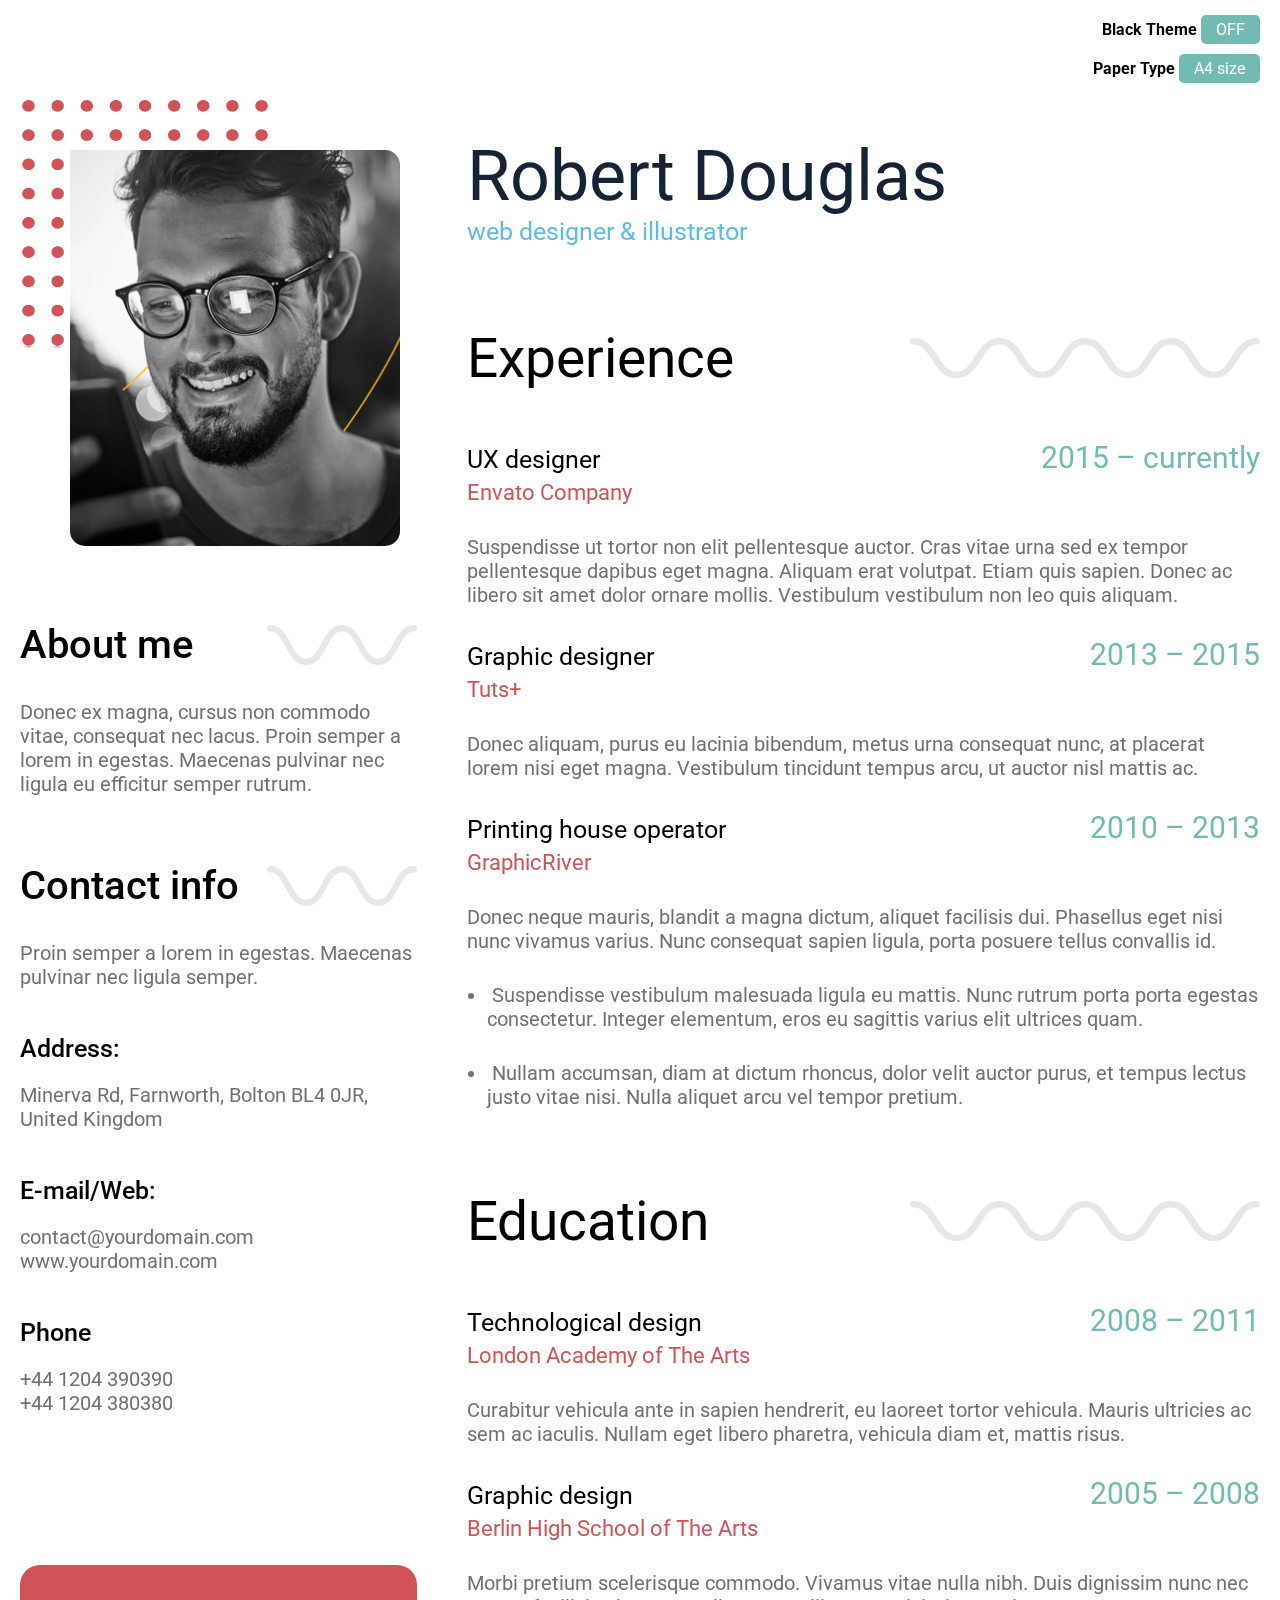
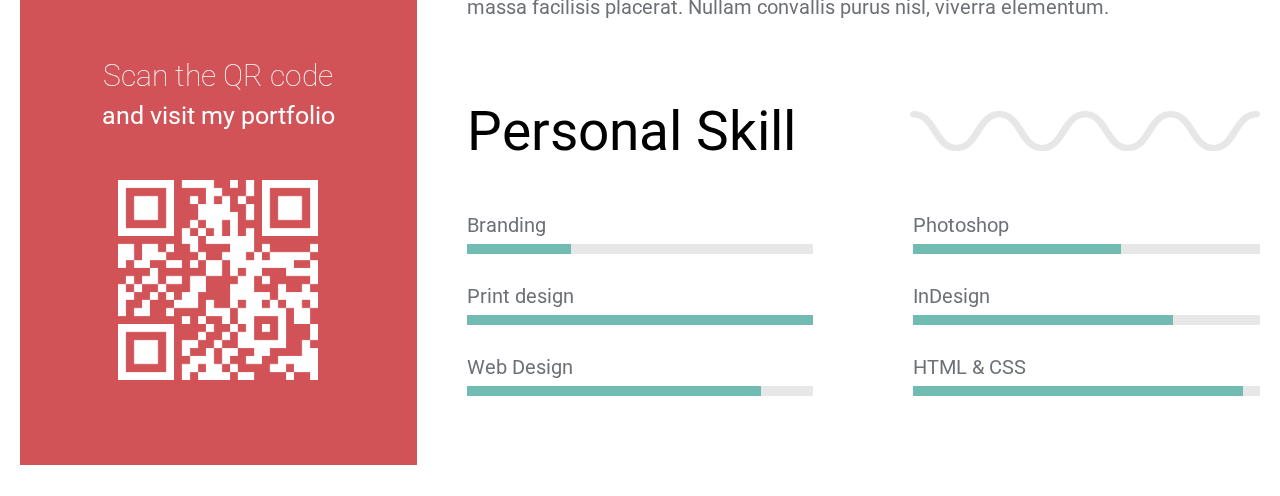
<file: index.html>
<!DOCTYPE html>
<html lang="en">

<head>
  <meta charset="UTF-8">
  <meta name="viewport" content="width=device-width, initial-scale=1.0">
  <title>Flyer-resume</title>
  <link rel="stylesheet" href="styles/style.css">
  <link rel="stylesheet" href="styles/print.css" media="print">
  
  <script src="https://ajax.googleapis.com/ajax/libs/jquery/3.7.0/jquery.min.js"></script>
</head>

<body class="paper_a4">
  <div class="functionality" >
    <div class="color_mode">
      <b>Black Theme</b> <span class="theme_btn">OFF</span>
    </div>
    <div class="paper_mode">
      <b>Paper Type</b> <span class="paper_btn">A4 size</span>
    </div>
  </div>
  
  <main class="container">
    <!-- personal section start -->
    <div class="personal_info">
      <div class="profile_dp">
        <img src="images/element-dots.png" alt="">
        <div class="profile_pic">
          <img src="images/profile_pic.png" alt="">
        </div>
      </div>
      <div class="profile_info">
        <div class="about_me">
          <div class="personal_heading">
            <h3 class="profile_head_left">About me</h3>
            <img src="images/wave-sm.png" alt="" class="wave-sm">
          </div>
          <p class="text1">Donec ex magna, cursus non commodo vitae, consequat nec lacus. Proin semper
            a lorem in egestas. Maecenas pulvinar nec ligula eu efficitur semper rutrum.</p>
        </div>
        <div class="contact_info">
          <div>
            <div class="personal_heading">
              <h3 class="profile_head_left">Contact info</h3>
              <img src="images/wave-sm.png" alt="" class="wave-sm">
            </div>
            <p class="text1">Proin semper a lorem in egestas. Maecenas pulvinar nec ligula semper.</p>
          </div>

          <div class="address">
            <h3 class="heading3">Address:</h3>
            <p class="text1">Minerva Rd, Farnworth, Bolton
              BL4 0JR, United Kingdom</p>

          </div>
          <div class="email_wev">
            <h3 class="heading3">E-mail/Web:</h3>
            <p class="text1">contact@yourdomain.com</p>
            <p class="text1">www.yourdomain.com</p>
          </div>
          <div class="phone">
            <h3 class="heading3">Phone</h3>
            <p class="text1">+44 1204 390390</p>
            <p class="text1">+44 1204 380380</p>

          </div>
        </div>

        <div class="qr_section">
          <h3>Scan the QR code</h3>
          <p>and visit my portfolio</p>
          <img src="images/qrcode.png" alt="" class="qr-image">
        </div>
      </div>

    </div>
    <!-- personal section End -->

    <!-- professional section Start -->
    <div class="professional_info">
      <div class="profile_title">
        <h4 class="person_name heading1">Robert Douglas</h4>
        <p class="profession">web designer & illustrator</p>
      </div>
      <!-- Experience section start -->
      <div class="experiences">

        <div class="experience_heading">
          <h3 class="heading2">Experience</h3>
          <img src="images/wave.png" alt="" class="wave">
        </div>
        <!-- experience Body start -->
        <div class="experience_body">
          <div class="card_info">
            <div>
              <p class="card_title heading3">UX designer</p>
              <p class="card_name heading5">Envato Company</p>
            </div>
            <p class="duration heading4">2015 – currently</p>
          </div>
          <div class="description text1">
            <p>Suspendisse ut tortor non elit pellentesque auctor. Cras vitae urna sed ex tempor pellentesque dapibus
              eget magna. Aliquam erat volutpat. Etiam quis sapien. Donec ac libero sit amet dolor ornare mollis.
              Vestibulum vestibulum non leo quis aliquam.</p>
          </div>
        </div>
        <!-- experience Body end -->
        <!-- experience Body start -->
        <div class="experience_body">
          <div class="card_info">
            <div>
              <p class="card_title heading3">Graphic designer</p>
              <p class="card_name heading5">Tuts+</p>
            </div>
            <p class="duration heading4">2013 – 2015</p>
          </div>
          <div class="description text1">
            <p>Donec aliquam, purus eu lacinia bibendum, metus urna consequat nunc, at placerat lorem nisi eget magna.
              Vestibulum tincidunt tempus arcu, ut auctor nisl mattis ac.</p>
          </div>
        </div>
        <!-- experience Body end -->
        <!-- experience Body start -->
        <div class="experience_body">
          <div class="card_info">
            <div>
              <p class="card_title heading3">Printing house operator</p>
              <p class="card_name heading5">GraphicRiver</p>
            </div>
            <p class="duration heading4">2010 – 2013</p>
          </div>
          <div class="description text1">

            <ul>Donec neque mauris, blandit a magna dictum, aliquet facilisis dui. Phasellus eget nisi nunc vivamus
              varius. Nunc consequat sapien ligula, porta posuere tellus convallis id.
              <li><span>
                  Suspendisse vestibulum malesuada ligula eu mattis. Nunc rutrum porta porta egestas consectetur.
                  Integer
                  elementum, eros eu sagittis varius elit ultrices quam.</span>
              </li>
              <li><span>
                  Nullam accumsan, diam at dictum rhoncus, dolor velit auctor purus, et tempus lectus justo vitae nisi.
                  Nulla aliquet arcu vel tempor pretium.</span>
              </li>
            </ul>
          </div>
        </div>
        <!-- experience Body end -->
      </div>
      <!-- Experience section End -->
      <!-- Education Section Start -->
      <div class="educations">
        <div class="experience_heading">
          <h3 class="heading2">Education</h3>
          <img src="images/wave.png" alt="" class="wave">
        </div>
        <!-- Education Body start -->
        <div class="experience_body">
          <div class="card_info">
            <div>
              <p class="card_title heading3">Technological design</p>
              <p class="card_name heading5">London Academy of The Arts</p>
            </div>
            <p class="duration heading4">2008 – 2011</p>
          </div>
          <div class="description text1">
            <p>Curabitur vehicula ante in sapien hendrerit, eu laoreet tortor vehicula. Mauris ultricies ac sem ac
              iaculis. Nullam eget libero pharetra, vehicula diam et, mattis risus.</p>
          </div>
        </div>
        <!-- Education Body end -->
        <!-- Education Body start -->
        <div class="experience_body">
          <div class="card_info">
            <div>
              <p class="card_title heading3">Graphic design</p>
              <p class="card_name heading5">Berlin High School of The Arts</p>
            </div>
            <p class="duration heading4">2005 – 2008</p>
          </div>
          <div class="description text1">
            <p>Morbi pretium scelerisque commodo. Vivamus vitae nulla nibh. Duis dignissim nunc nec massa facilisis
              placerat. Nullam convallis purus nisl, viverra elementum.</p>
          </div>
        </div>
      </div>
      <!-- Education Body end -->
      <!-- Education Section End -->
      <!-- personal skill section start -->
      <div class="personalSkills">
        <div class="experience_heading">
          <h3 class="heading2">Personal Skill</h3>
          <img src="images/wave.png" alt="" class="wave">
        </div>
        <!-- Education Body start -->
        <div class="skills_body">
          <div class="branding_skills">
            <p class="text1">Branding</p>
            <div class="progressbar">
              <span></span>
            </div>
          </div>
          <div class="photoshop_skills">
            <p class="text1">Photoshop</p>
            <div class="progressbar">
              <span></span>
            </div>
          </div>
          <div class="print_skills">
            <p class="text1">Print design</p>
            <div class="progressbar">
              <span></span>
            </div>
          </div>
          <div class="design_skills">
            <p class="text1">InDesign</p>
            <div class="progressbar">
              <span></span>
            </div>
          </div>
          <div class="web_skills">
            <p class="text1">Web Design</p>
            <div class="progressbar">
              <span></span>
            </div>
          </div>
          <div class="wd_skills">
            <p class="text1">HTML & CSS</p>
            <div class="progressbar">
              <span></span>
            </div>
          </div>

        </div>
        <!-- Education Body end -->
      </div>
      <!-- personal skill section End -->
    </div>
    </div>
    <!-- professional section End -->
  </main>

  <script>
    $(document).ready(function () {
      $(".theme_btn").on("click", function () {
        if ($("body").hasClass("dark")) {
          $("body").removeClass("dark");
          $(".theme_btn").removeClass("theme_btn_dark");
          $(".theme_btn").text("OFF");
        } else {
          $("body").addClass("dark");
          $(".theme_btn").addClass("theme_btn_dark");
          $(".theme_btn").text("ON");
        }
      });
      $(".paper_btn").on("click", function () {
        if ($("body").hasClass("paper_letter")) {
          $("body").removeClass("paper_letter");
          $(".paper_btn").removeClass("paper_btn_dark");
          $(".paper_btn").text("A4 size");
        } else {
          $("body").addClass("paper_letter");
          $(".paper_btn").addClass("paper_btn_dark");
          $(".paper_btn").text("Letter size");
        }
      });
    });
  </script>
</body>

</html>
</file>
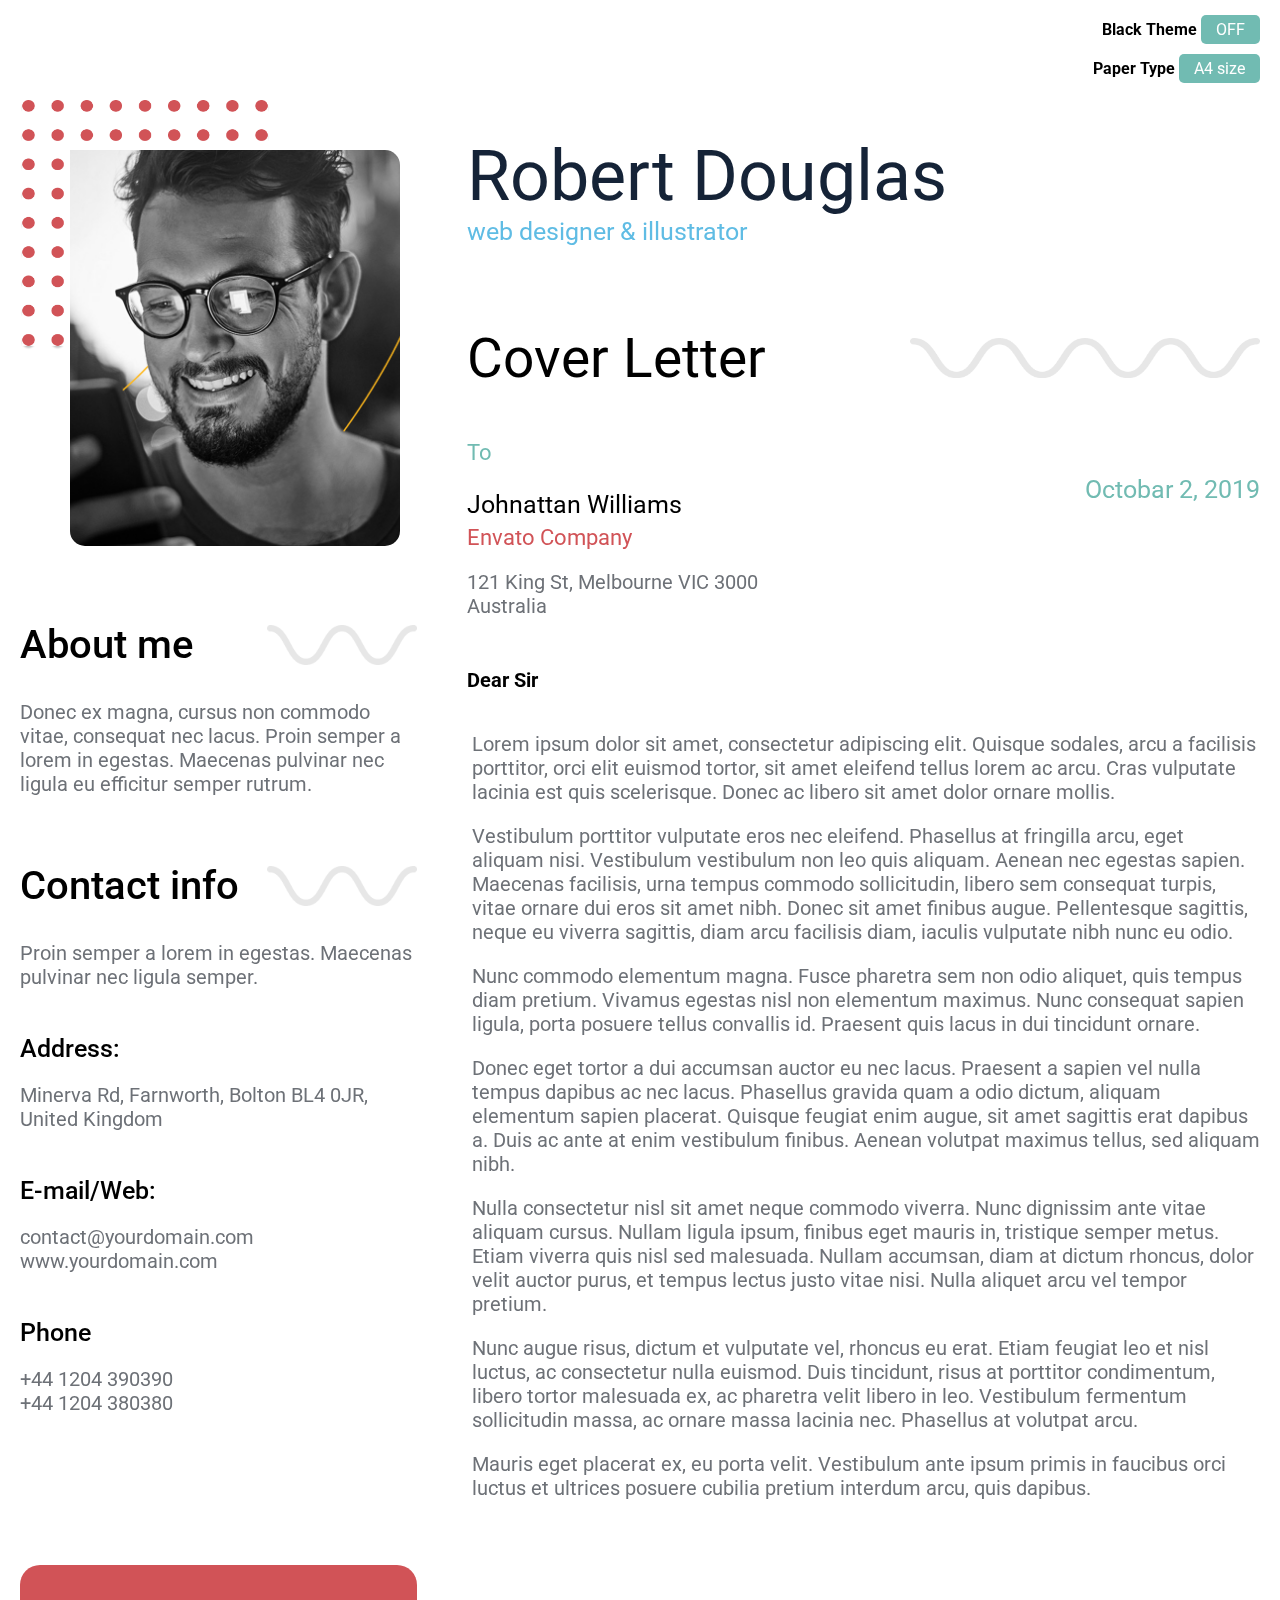
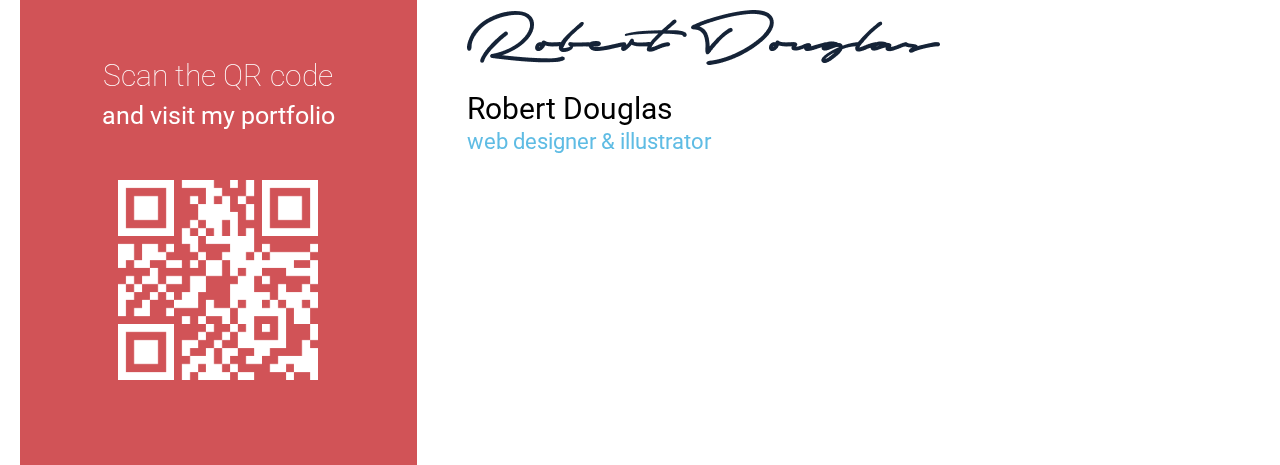
<file: cover-letter.html>
<!DOCTYPE html>
<html lang="en">

<head>
  <meta charset="UTF-8">
  <meta name="viewport" content="width=device-width, initial-scale=1.0">
  <title>Flyer-Cover letter</title>
  <link rel="stylesheet" href="styles/style.css">
  <link rel="stylesheet" href="styles/print.css" media="print">
  
  <script src="https://ajax.googleapis.com/ajax/libs/jquery/3.7.0/jquery.min.js"></script>
</head>

<body class="paper_a4">
  <div class="functionality" >
    <div class="color_mode">
      <b>Black Theme</b> <span class="theme_btn">OFF</span>
    </div>
    <div class="paper_mode">
      <b>Paper Type</b> <span class="paper_btn">A4 size</span>
    </div>
  </div>
  
  <main class="container">
    <!-- personal section start -->
    <div class="personal_info">
      <div class="profile_dp">
        <img src="images/element-dots.png" alt="">
        <div class="profile_pic">
          <img src="images/profile_pic.png" alt="">
        </div>
      </div>
      <div class="profile_info">
        <div class="about_me">
          <div class="personal_heading">
            <h3 class="profile_head_left">About me</h3>
            <img src="images/wave-sm.png" alt="" class="wave-sm">
          </div>
          <p class="text1">Donec ex magna, cursus non commodo vitae, consequat nec lacus. Proin semper
            a lorem in egestas. Maecenas pulvinar nec ligula eu efficitur semper rutrum.</p>
        </div>
        <div class="contact_info">
          <div>
            <div class="personal_heading">
              <h3 class="profile_head_left">Contact info</h3>
              <img src="images/wave-sm.png" alt="" class="wave-sm">
            </div>
            <p class="text1">Proin semper a lorem in egestas. Maecenas pulvinar nec ligula semper.</p>
          </div>

          <div class="address">
            <h3 class="heading3">Address:</h3>
            <p class="text1">Minerva Rd, Farnworth, Bolton
              BL4 0JR, United Kingdom</p>

          </div>
          <div class="email_wev">
            <h3 class="heading3">E-mail/Web:</h3>
            <p class="text1">contact@yourdomain.com</p>
            <p class="text1">www.yourdomain.com</p>
          </div>
          <div class="phone">
            <h3 class="heading3">Phone</h3>
            <p class="text1">+44 1204 390390</p>
            <p class="text1">+44 1204 380380</p>

          </div>
        </div>

        <div class="qr_section">
          <h3>Scan the QR code</h3>
          <p>and visit my portfolio</p>
          <img src="images/qrcode.png" alt="" class="qr-image">
        </div>
      </div>

    </div>
    <!-- personal section End -->

    <!-- Cover Letter Start -->
    <div class="professional_info">
      <div class="profile_title">
        <h4 class="person_name heading1">Robert Douglas</h4>
        <p class="profession">web designer & illustrator</p>
      </div>
      <!-- Letter section start -->
      <div class="experiences">

        <div class="experience_heading">
          <h3 class="heading2">Cover Letter</h3>
          <img src="images/wave.png" alt="" class="wave">
        </div>
        <!-- cover letter Body start -->
        <div class="letter_heading">
          <p class="duration heading5 my_1">To</p>
          <div class="card_info">
            <div class="my_1">
              <p class="card_title heading3 ">Johnattan Williams</p>
              <p class="card_name heading5">Envato Company</p>
            </div>
            <p class="duration heading3"><span>Octobar </span><span>2,</span> <span>2019</span></p>
          </div>
          <p class="text1 my_1">121 King St, Melbourne VIC 3000 <br>
            Australia</p>
          <div class="letter_body">
            <h5 class="heading6">Dear Sir</h5>
            <p class="description">
              <span class="my_1 letter_para">Lorem ipsum dolor sit amet, consectetur adipiscing elit. Quisque sodales, arcu a facilisis porttitor, orci elit euismod tortor, sit amet eleifend tellus lorem ac arcu. Cras vulputate lacinia est quis scelerisque. Donec ac libero sit amet dolor ornare mollis.</span> 
              <span class="my_1 letter_para">
              Vestibulum porttitor vulputate eros nec eleifend. Phasellus at fringilla arcu, eget aliquam nisi. Vestibulum vestibulum non leo quis aliquam. Aenean nec egestas sapien. Maecenas facilisis, urna tempus commodo sollicitudin, libero sem consequat turpis, vitae ornare dui eros sit amet nibh. Donec sit amet finibus augue. Pellentesque sagittis, neque eu viverra sagittis, diam arcu facilisis diam, iaculis vulputate nibh nunc eu odio.</span> 
              <span class="my_1 letter_para">   
              Nunc commodo elementum magna. Fusce pharetra sem non odio aliquet, quis tempus diam pretium. Vivamus egestas nisl non elementum maximus. Nunc consequat sapien ligula, porta posuere tellus convallis id. Praesent quis lacus in dui tincidunt ornare.</span> 
              <span class="my_1 letter_para">
              Donec eget tortor a dui accumsan auctor eu nec lacus. Praesent a sapien vel nulla tempus dapibus ac nec lacus. Phasellus gravida quam a odio dictum, aliquam elementum sapien placerat. Quisque feugiat enim augue, sit amet sagittis erat dapibus a. Duis ac ante at enim vestibulum finibus. Aenean volutpat maximus tellus, sed aliquam nibh.</span> 
              <span class="my_1 letter_para">
              Nulla consectetur nisl sit amet neque commodo viverra. Nunc dignissim ante vitae aliquam cursus. Nullam ligula ipsum, finibus eget mauris in, tristique semper metus. Etiam viverra quis nisl sed malesuada. Nullam accumsan, diam at dictum rhoncus, dolor velit auctor purus, et tempus lectus justo vitae nisi. Nulla aliquet arcu vel tempor pretium. </span> 
              <span class="my_1 letter_para">
              Nunc augue risus, dictum et vulputate vel, rhoncus eu erat. Etiam feugiat leo et nisl luctus, ac consectetur nulla euismod. Duis tincidunt, risus at porttitor condimentum, libero tortor malesuada ex, ac pharetra velit libero in leo. Vestibulum fermentum sollicitudin massa, ac ornare massa lacinia nec. Phasellus at volutpat arcu.</span> 
              <span class="my_1 letter_para">
              Mauris eget placerat ex, eu porta velit. Vestibulum ante ipsum primis in faucibus orci luctus et ultrices posuere cubilia pretium interdum arcu, quis dapibus.</span> </p>
          </div>
          <div class="letter_footer my_1">
            <p class="signature">
              <img src="images/Signature.png" alt="" class="signature_pic">
            </p>
            <p class="card_title heading4">Robert Douglas</p>
            <p class="card_name heading5">web designer & illustrator</p>
          </div>
        </div>
        <!-- cover letter Body end -->
        
      </div>
    </div>
    </div>
    <!-- Cover Letter End -->
  </main>

  <script>
    $(document).ready(function () {
      $(".theme_btn").on("click", function () {
        if ($("body").hasClass("dark")) {
          $("body").removeClass("dark");
          $(".theme_btn").removeClass("theme_btn_dark");
          $(".theme_btn").text("OFF");
        } else {
          $("body").addClass("dark");
          $(".theme_btn").addClass("theme_btn_dark");
          $(".theme_btn").text("ON");
        }
      });
      $(".paper_btn").on("click", function () {
        if ($("body").hasClass("paper_letter")) {
          $("body").removeClass("paper_letter");
          $(".paper_btn").removeClass("paper_btn_dark");
          $(".paper_btn").text("A4 size");
        } else {
          $("body").addClass("paper_letter");
          $(".paper_btn").addClass("paper_btn_dark");
          $(".paper_btn").text("Letter size");
        }
      });
    });
  </script>
</body>

</html>
</file>
<file: styles/style.css>
@import url('https://fonts.googleapis.com/css2?family=Roboto&display=swap');

:root {
  --dark1: #152337;
  --DeepSkyBlue: #5FBCE4;
  --cyan: #71BBB2;
  --lite-red: #D15357;
  --dark-gray: #6D7177;
}

* {
  padding: 0;
  margin: 0;
}

body {
  font-family: 'Roboto', sans-serif;
}

.functionality {
  position: fixed;
  right: 0;
  text-align: right;
  margin-right: 20px;
}

.color_mode,
.paper_mode {
  margin: 20px 0px;
}

.theme_btn,
.paper_btn {
  cursor: pointer;
  border-radius: 5px;
  padding: 5px 15px;
  background-color: #71BBB2;
  color: #ffffff;
}

.theme_btn_dark,
.paper_btn_dark {
  background-color: #D15357;
  color: #E7E7E7;
}

.dark {
  /* background-color: #222; */
  background-color: #152337;
  color: #ffffff;
}

.dark h1,
.dark .text1,
.dark .heading1,.dark .letter_body .description,
.dark .heading6{
  color: #ffffff;
}
.dark .signature{
  
  filter: invert(100%);
}
.paper_a4 {
  aspect-ratio: 8.27/11.67;
}

.paper_letter {
  aspect-ratio: 8.5/11;
}

.container {
  max-width: 1240px;
  max-height: 1754px;
  margin: auto;
  display: grid;
  grid-template-columns: 4fr 8fr;
  position: relative;
  gap: 50px;
  top: 100px;
}

.heading1 {
  font-size: 70px;
}

.heading2 {
  font-size: 55px;
  font-weight: 400;
}

.heading3 {
  font-size: 25px;
}

.heading4 {
  font-size: 30px;
}

.heading5 {
  font-size: 22px;
}
.heading6{
  font-size: 20px;
  color: #000000;
}
.text1 {
  font-size: 20px;
  color: var(--dark-gray);
}

.wave {
  width: 350px;
  height: 40px;
}

.wave-sm {
  height: 40px;
  width: 150px;
}
.my_1{
  margin: 10px 0;
}
.my_2{
  margin: 30px 0;
}
.profile_dp {
  position: relative;
}

.profile_dp > img {
  height: 250px;
  width: 250px;
  position: absolute;
}

.profile_pic {
  width: 330px;
  aspect-ratio: 5/6;
  position: relative;
  top: 50px;
  left: 50px;
}

.profile_pic img {
  height: 100%;
  width: 100%;
  object-fit: cover;
  border-radius: 0px 15px 15px 15px;
}

.profile_info {
  position: relative;
  top: 55px;
}

.profile_info > div {
  margin-top: 70px;
}

.personal_heading {
  display: flex;
  justify-content: space-between;
  align-items: center;
  margin-bottom: 35px;
}

.profile_head_left {
  font-size: 40px;
  font-weight: 500;
  line-height: 30px;
}

.contact_info {
  margin-bottom: 150px;
}

.contact_info > div {
  margin-bottom: 45px;
}

.contact_info .heading3 {
  font-weight: 500;
  margin-bottom: 20px;
}

.qr_section {
  background-color: var(--lite-red);
  color: white;
  height: 500px;
  border-radius: 20px 20px 0 0;
  display: flex;
  flex-direction: column;
  justify-content: center;
  align-items: center;
}

.qr_section h3 {
  font-size: 30px;
  font-weight: lighter;
  line-height: 50px;
}

.qr_section p {
  font-size: 25px;
}

.qr_section .qr-image {
  margin-top: 50px;
  width: 200px;
}

/* right side start */
.professional_info {
  margin-top: 35px;
}

.profile_title {
  margin-bottom: 80px;
}

.person_name {
  color: var(--dark1);
  font-weight: 400;
}

.profession {
  color: var(--DeepSkyBlue);
  font-size: 25px;
}

.experiences {
  margin-top: 20px;
}

.experience_heading {
  display: flex;
  justify-content: space-between;
  align-items: center;
  margin-bottom: 50px;
}

/* experience area start */

.card_info {
  display: flex;
  justify-content: space-between;
}

.card_title {
  line-height: 40px;
}

.card_name {
  color: var(--lite-red);
}

.duration {
  color: var(--cyan);
}

.description {
  margin: 30px 0;
  color: var(--dark-gray);
}

.description ul li {
  position: relative;
  left: 20px;
  margin: 30px 0px;
}

.description span {
  margin-left: 5px;
}

/* experience area End */
.educations,
.personalSkills {
  margin-top: 80px;
}

.skills_body {
  display: grid;
  grid-template-columns: repeat(2, 1fr);
  column-gap: 100px;
  row-gap: 30px;
  color: var(--dark-gray);
  margin-bottom: 100px;
}

.progressbar {
  height: 10px;
  position: relative;
  background: #E7E7E7;
  margin-top: 7px;
}

.progressbar > span {
  display: block;
  height: 100%;
  background-color: var(--cyan);
}

.branding_skills span {
  width: 30%;
}

.photoshop_skills span {
  width: 60%;
}

.print_skills span {
  width: 100%;
}

.design_skills span {
  width: 75%;
}

.web_skills span {
  width: 85%;
}

.wd_skills span {
  width: 95%;
}

/* letter section */
.letter_heading{

}
.letter_body{
  font-size: 20px;
}
.letter_body .heading6{
  margin-top: 50px;
  margin-bottom: 30px;
}
.letter_para{
  display: inline-block;
}
.letter_footer{
  margin-top: 100px;
}
.signature{
  margin-bottom: 20px;
}
.letter_footer .card_name{
  color: var(--DeepSkyBlue);
}
</file>
<file: styles/print.css>
.functionality{
        display: none !important;
    }
  
.container{
  top: 5px;
  margin-left: 50px;
}
  .heading1 {
    font-size: 24px;

  }

  .heading2 {
    font-size: 22px;
  }

  .heading3 {
    font-size: 17px;
  }

  .heading4 {
    font-size: 15px;
  }

  .heading5 {
    font-size: 14px;
  }

  .text1 {
    font-size: 12px;
  }

  .wave {
    width: 200px;
    height: 20px;
  }

  .wave-sm {
    height: 20px;
    width: 80px;
  }

  .profile_dp > img {
    height: 120px;
    width: 120px;
  }

  .profile_pic {
    width: 200px;
    aspect-ratio: 5/6;
    top: 25px;
    left: 25px;
  }

  .profile_pic img {
    height: 100%;
    width: 100%;
    border-radius: 0px 10px 10px 10px;
  }

  .profile_info {
    top: 15px;
  }

  .profile_info > div {
    margin-top: 25px;
  }

  .personal_heading {
    margin-bottom: 10px;
  }

  .profile_head_left {
    font-size: 20px;
    line-height: 20px;
  }

  .contact_info {
    margin-bottom: 30px;
  }

  .contact_info > div {
    margin-bottom: 15px;
  }

  .contact_info .heading3 {
    margin-bottom: 5px;
  }

  .qr_section {
    height: 250px;
    border-radius: 12px 12px 0 0;
    position: absolute;
    bottom: -280px;
    padding: 0 15px;
  }

  .qr_section h3 {
    font-size: 18px;
    line-height: 20px;
  }

  .qr_section p {
    font-size: 20px;
  }

  .qr_section .qr-image {
    margin-top: 15px;
    width: 100px;
  }

  /* right side start */
  .professional_info {
    margin-top: 20px;
  }

  .profile_title {
    margin-bottom: 30px;
  }

  .profession {
    font-size: 16px;
  }

  .experiences {
    margin-top: 10px;
  }

  .experience_heading {
    margin-bottom: 18px;
  }

  .card_title {
    line-height: 25px;
  }

  .description {
    margin: 8px 0;
  }

  .description ul li {
    left: 12px;
    margin: 6px 0px;
  }

  .description span {
    margin-left: 5px;
  }

  /* experience area End */
  .educations,
  .personalSkills {
    margin-top: 20px;
  }

  .skills_body {
    column-gap: 50px;
    row-gap: 15px;
    /* margin-bottom: 10px; */
  }

  .progressbar {
    height: 6px;
    margin-top: 5px;
  }
  /* letter section */
.letter_heading{

}
.my_1{
  margin: 5px 0;
}
.heading6{
  font-size: 14px;
  font-weight: 500;
}
.letter_body{
  font-size: 12px;
}
.letter_body .heading6{
  margin-top: 30px;
  margin-bottom: 18px;
}
.letter_para{
  display: inline-block;
}
.letter_footer{
  margin-top: 20px;
}
.signature{
  margin-bottom: 20px;
}
.signature_pic{
  width: 200px;
}
.letter_footer .card_name,
.letter_footer .card_title{
  font-size: 16px;
}
</file>
